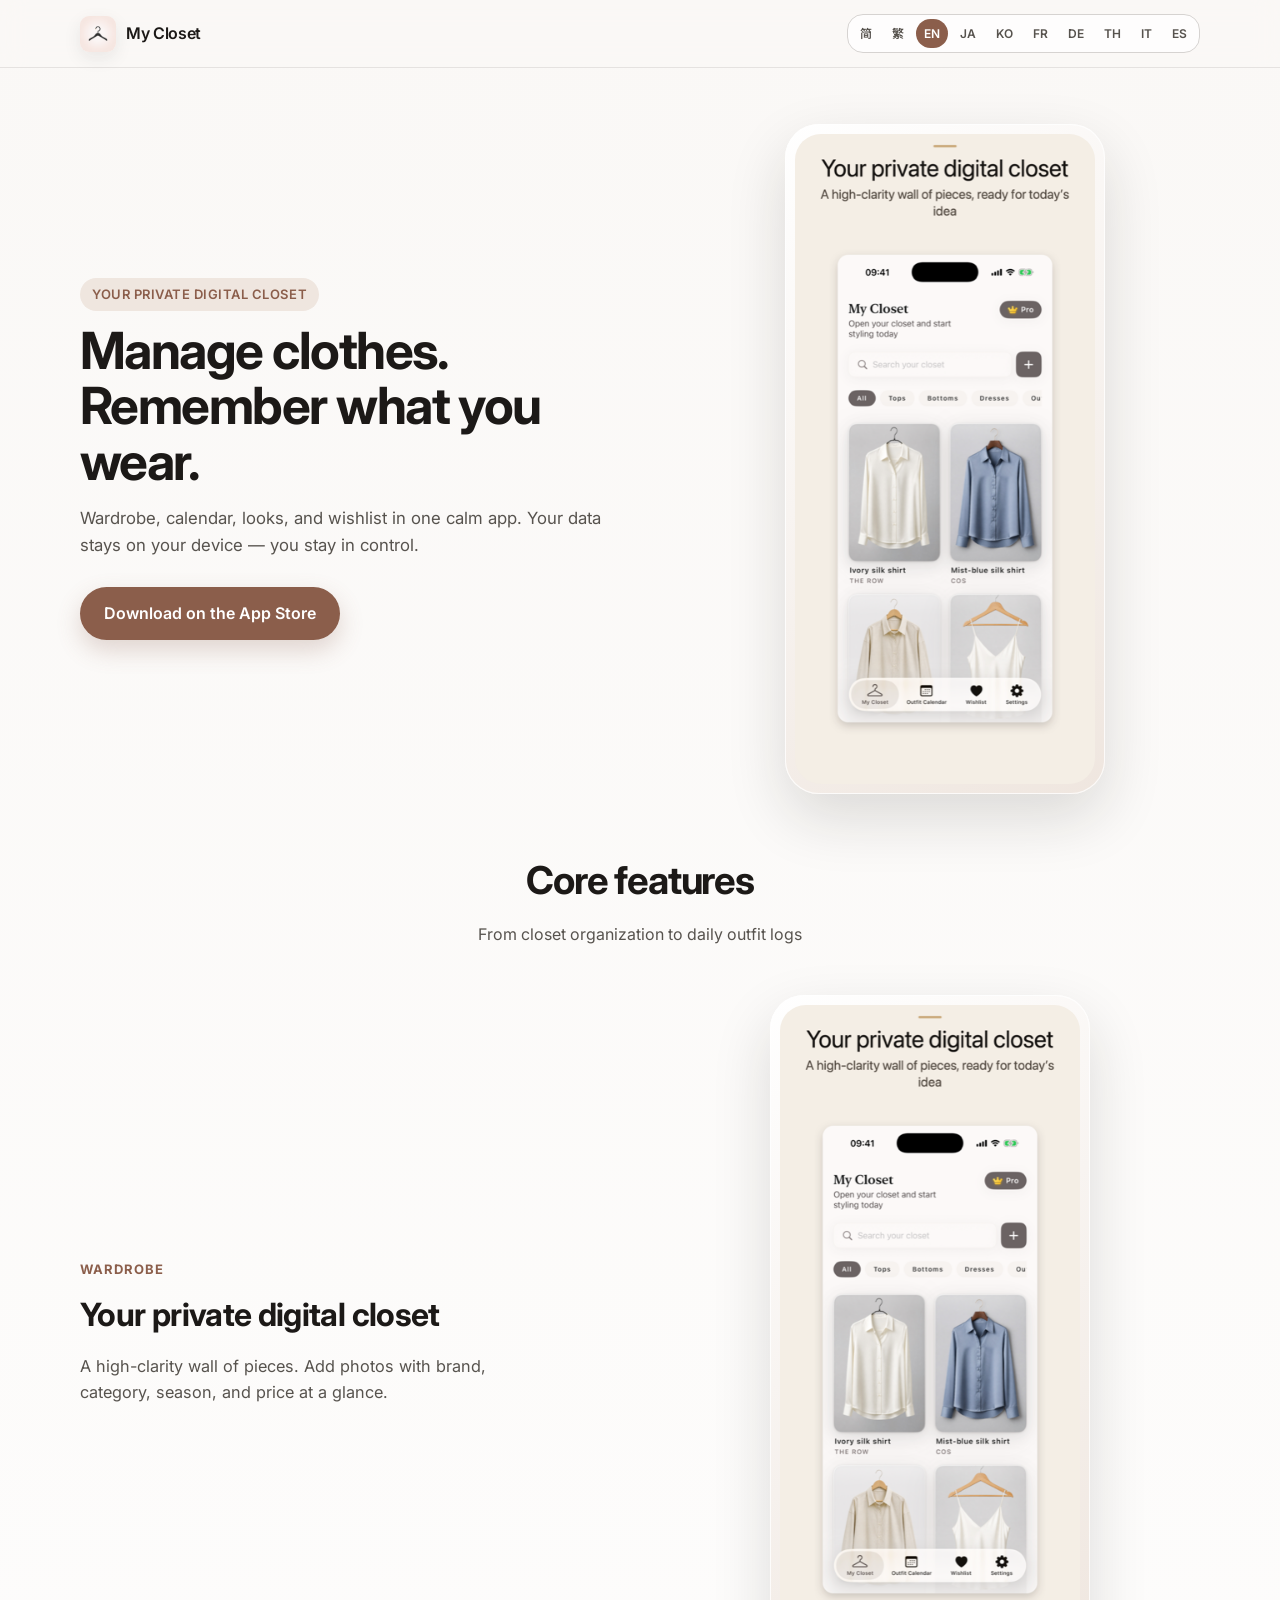
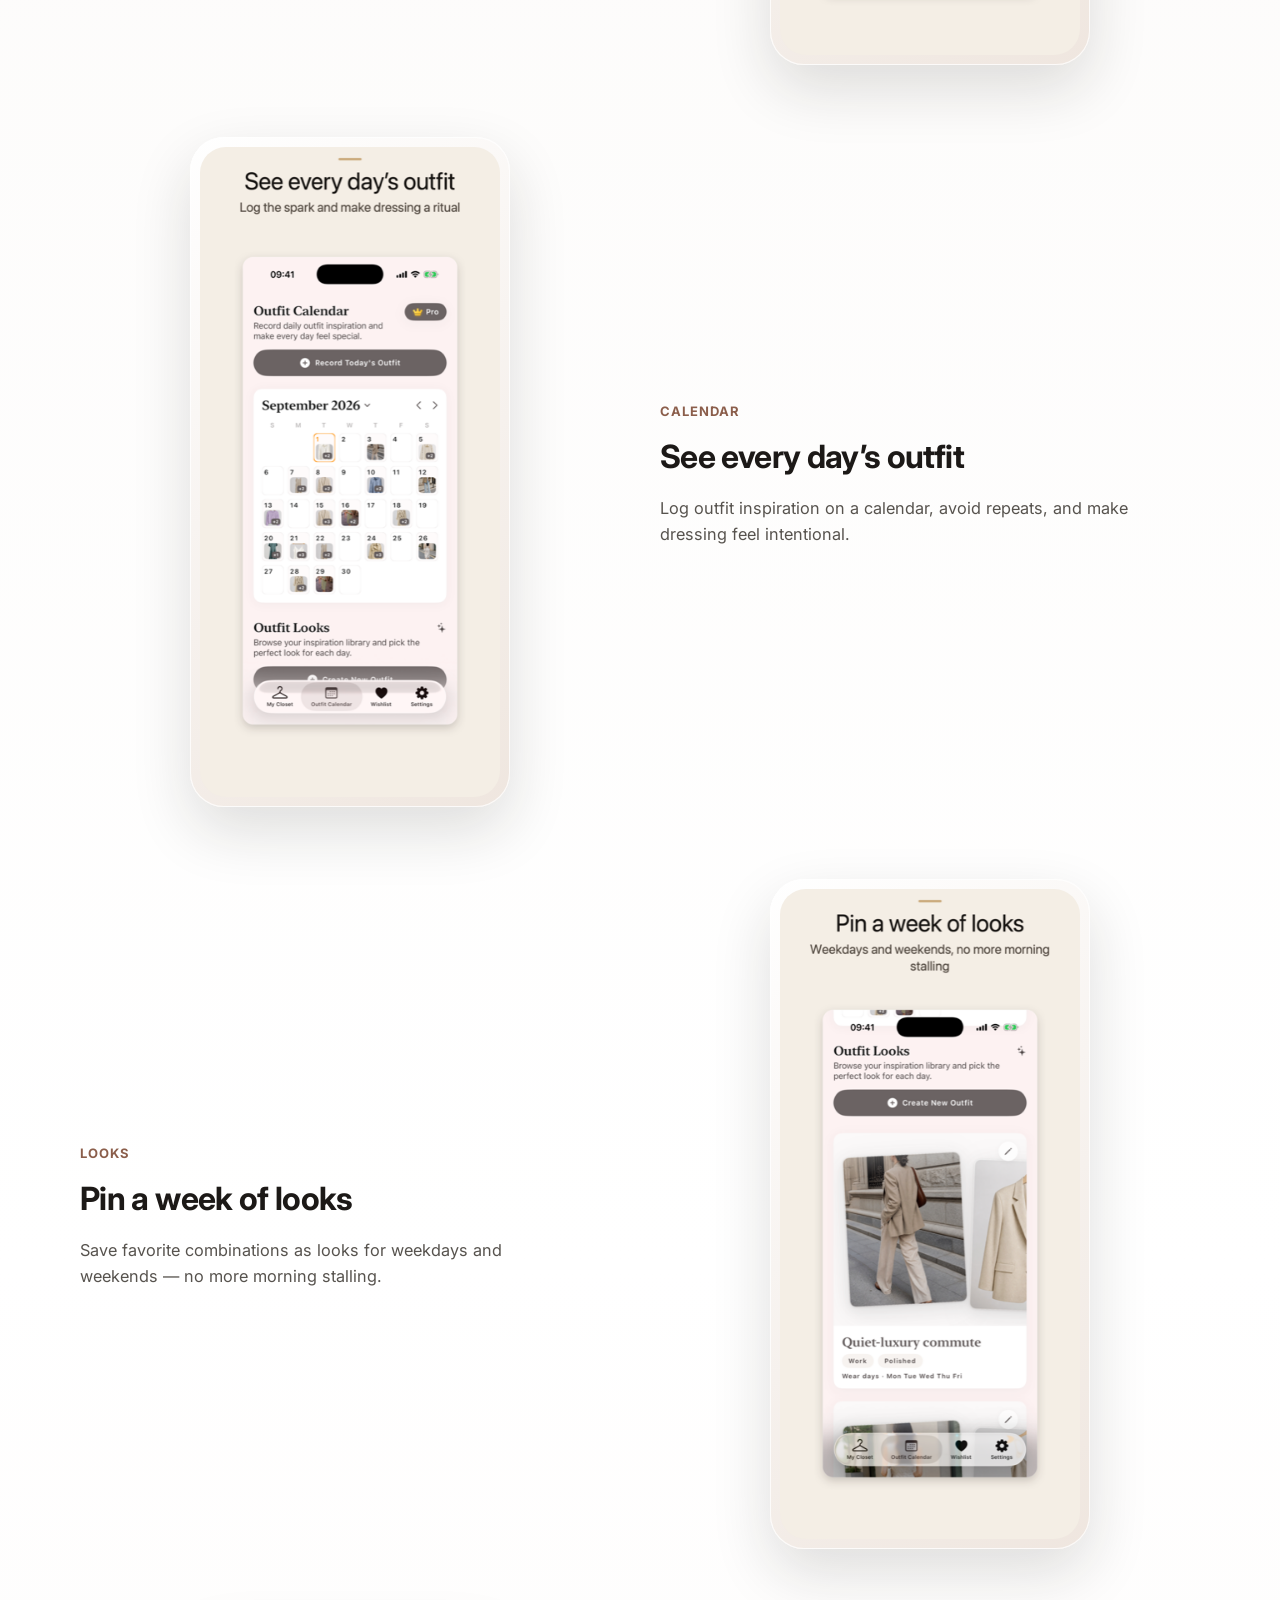
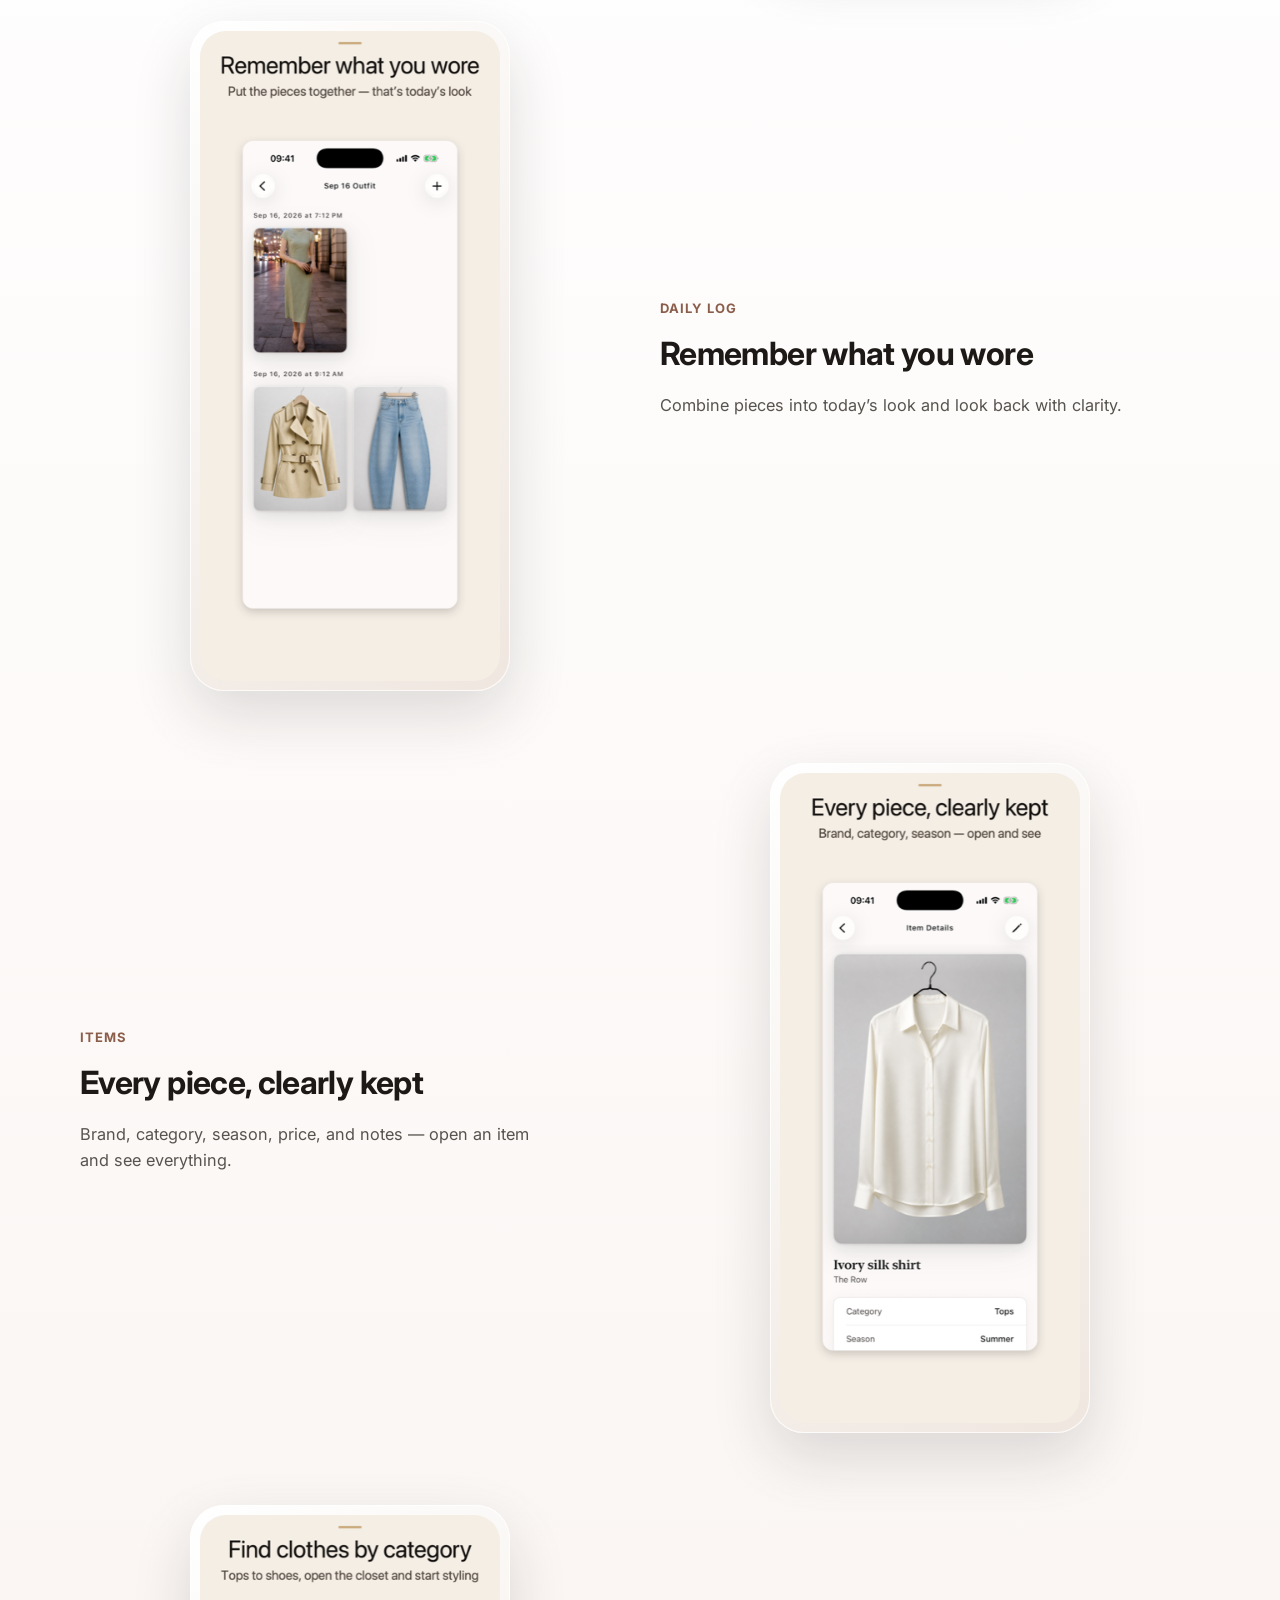
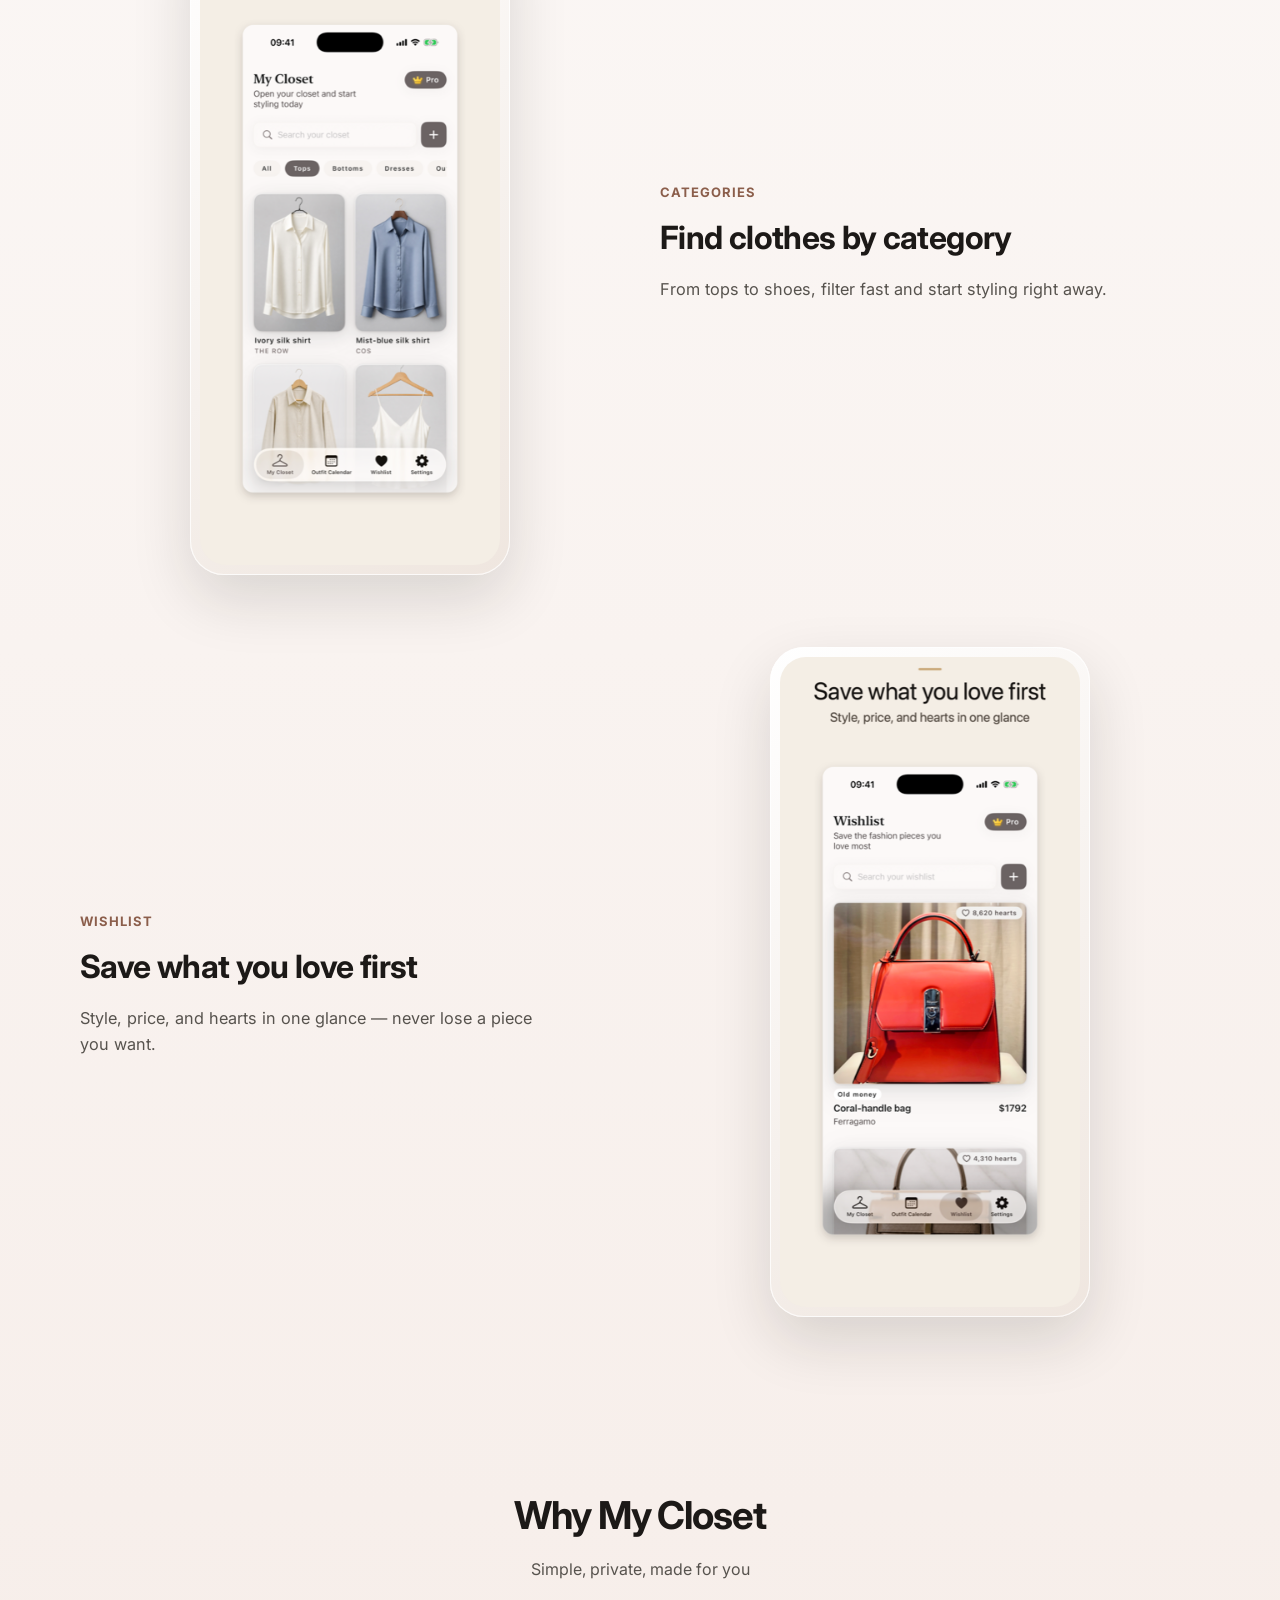
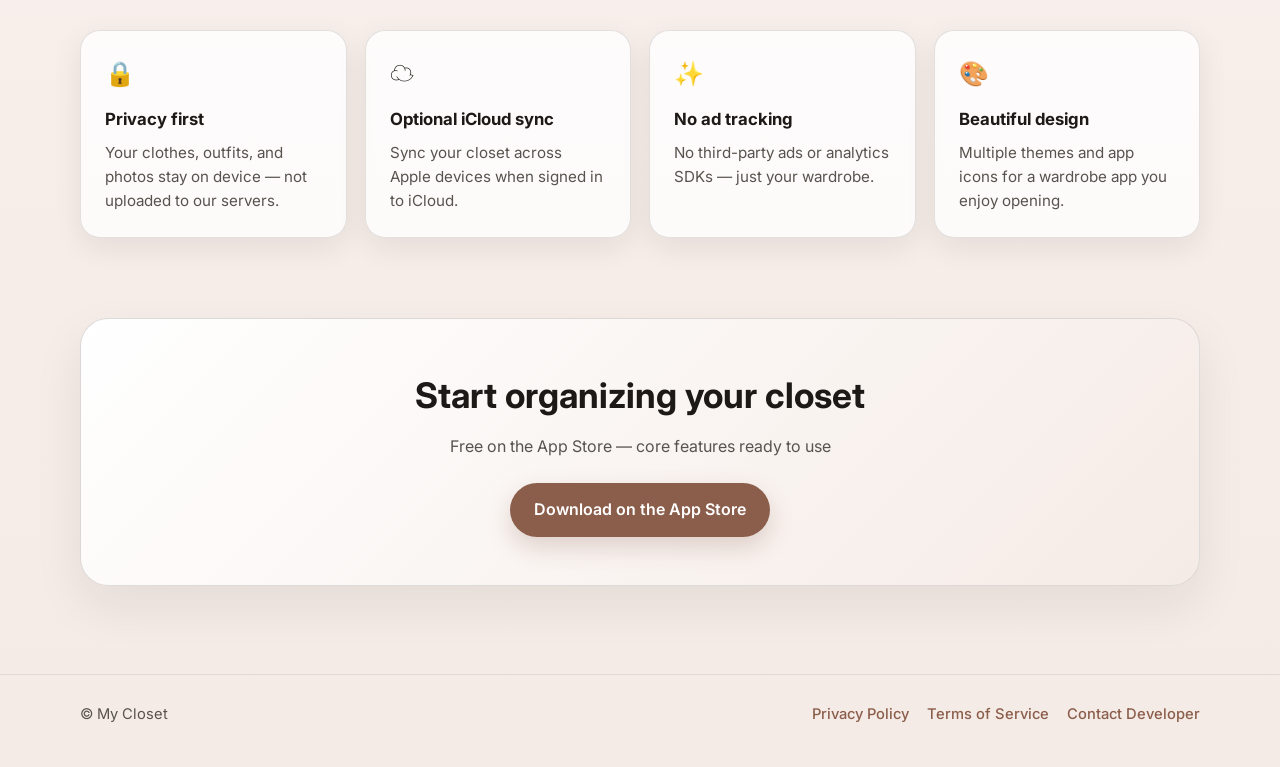
<file: website/index.html>
<!DOCTYPE html>
<html lang="zh-Hans">
<head>
  <meta charset="UTF-8">
  <meta name="viewport" content="width=device-width, initial-scale=1.0">
  <meta name="description" content="">
  <title></title>
  <link rel="icon" href="assets/favicon.png" type="image/png">
  <link rel="preconnect" href="https://fonts.googleapis.com">
  <link rel="preconnect" href="https://fonts.gstatic.com" crossorigin>
  <link href="https://fonts.googleapis.com/css2?family=Inter:wght@400;500;600&family=Noto+Sans+SC:wght@400;500;600&family=Noto+Sans+TC:wght@400;500;600&family=Noto+Sans+JP:wght@400;500;600&family=Noto+Sans+KR:wght@400;500;600&family=Noto+Sans+Thai:wght@400;500;600&display=swap" rel="stylesheet">
  <link rel="stylesheet" href="css/style.css">
</head>
<body>
  <header class="site-header">
    <div class="container header-inner">
      <a class="brand" href="#top">
        <img src="assets/app-icon.png" alt="" class="brand-icon" width="36" height="36">
        <span data-i18n="appName">电子衣橱</span>
      </a>
      <nav class="lang-switcher" aria-label="Language">
        <button type="button" data-lang="zh-Hans">简</button>
        <button type="button" data-lang="zh-Hant">繁</button>
        <button type="button" data-lang="en">EN</button>
        <button type="button" data-lang="ja">JA</button>
        <button type="button" data-lang="ko">KO</button>
        <button type="button" data-lang="fr">FR</button>
        <button type="button" data-lang="de">DE</button>
        <button type="button" data-lang="th">TH</button>
        <button type="button" data-lang="it">IT</button>
        <button type="button" data-lang="es">ES</button>
      </nav>
    </div>
  </header>

  <main id="top">
    <section class="hero">
      <div class="container hero-grid">
        <div class="hero-copy">
          <p class="eyebrow" data-i18n="heroEyebrow">你的私人数字衣橱</p>
          <h1 data-i18n="heroTitle">管理衣物，记录每日穿搭</h1>
          <p class="hero-subtitle" data-i18n="heroSubtitle">把衣橱、日历、搭配与心愿单收进一个清晰好用的 App。数据留在你的设备上，隐私由你掌控。</p>
          <div class="hero-actions">
            <a class="btn btn-primary" href="https://apps.apple.com/us/app/my-closet-outfit-calendar/id6805789139" id="app-store-link" data-i18n="download">App Store 下载</a>
          </div>
        </div>
        <div class="hero-visual">
          <div class="phone-frame">
            <img src="" alt="" data-screenshot="01-wardrobe.png" width="390" height="844" loading="eager">
          </div>
        </div>
      </div>
    </section>

    <section class="features" id="features">
      <div class="container">
        <header class="section-head">
          <h2 data-i18n="featuresTitle">核心功能</h2>
          <p data-i18n="featuresSubtitle">从整理衣橱到记录穿搭，每一步都为你设计</p>
        </header>

        <article class="feature-row" data-feature="wardrobe">
          <div class="feature-copy">
            <span class="feature-tag" data-i18n="f1Tag">衣橱</span>
            <h3 data-i18n="f1Title">你的私人数字衣橱</h3>
            <p data-i18n="f1Desc">高清单品墙，随时翻找今日灵感。拍照录入，品牌、品类、季节、价格一目了然。</p>
          </div>
          <div class="feature-visual">
            <div class="phone-frame"><img src="" alt="" data-screenshot="01-wardrobe.png" loading="lazy"></div>
          </div>
        </article>

        <article class="feature-row reverse" data-feature="calendar">
          <div class="feature-copy">
            <span class="feature-tag" data-i18n="f2Tag">日历</span>
            <h3 data-i18n="f2Title">一眼看见每天穿搭</h3>
            <p data-i18n="f2Desc">用日历记录每日穿搭灵感，减少重复搭配，让出门更有仪式感。</p>
          </div>
          <div class="feature-visual">
            <div class="phone-frame"><img src="" alt="" data-screenshot="02-calendar.png" loading="lazy"></div>
          </div>
        </article>

        <article class="feature-row" data-feature="looks">
          <div class="feature-copy">
            <span class="feature-tag" data-i18n="f3Tag">搭配</span>
            <h3 data-i18n="f3Title">固定一周穿搭</h3>
            <p data-i18n="f3Desc">把喜欢的组合存成 Look，工作日与周末都不再纠结。</p>
          </div>
          <div class="feature-visual">
            <div class="phone-frame"><img src="" alt="" data-screenshot="03-looks.png" loading="lazy"></div>
          </div>
        </article>

        <article class="feature-row reverse" data-feature="daily">
          <div class="feature-copy">
            <span class="feature-tag" data-i18n="f4Tag">记录</span>
            <h3 data-i18n="f4Title">记下今天穿了什么</h3>
            <p data-i18n="f4Desc">单品拼在一起，就是当日造型。回顾过去，搭配更有意识。</p>
          </div>
          <div class="feature-visual">
            <div class="phone-frame"><img src="" alt="" data-screenshot="04-daily.png" loading="lazy"></div>
          </div>
        </article>

        <article class="feature-row" data-feature="item">
          <div class="feature-copy">
            <span class="feature-tag" data-i18n="f5Tag">单品</span>
            <h3 data-i18n="f5Title">每一件都记得清楚</h3>
            <p data-i18n="f5Desc">品牌、品类、季节、价格与备注，打开即看，管理更细致。</p>
          </div>
          <div class="feature-visual">
            <div class="phone-frame"><img src="" alt="" data-screenshot="05-item.png" loading="lazy"></div>
          </div>
        </article>

        <article class="feature-row reverse" data-feature="category">
          <div class="feature-copy">
            <span class="feature-tag" data-i18n="f6Tag">分类</span>
            <h3 data-i18n="f6Title">分类找衣一眼到位</h3>
            <p data-i18n="f6Desc">从上装到鞋履，按类别快速筛选，打开衣橱就开始搭。</p>
          </div>
          <div class="feature-visual">
            <div class="phone-frame"><img src="" alt="" data-screenshot="06-category.png" loading="lazy"></div>
          </div>
        </article>

        <article class="feature-row" data-feature="wishlist">
          <div class="feature-copy">
            <span class="feature-tag" data-i18n="f7Tag">心愿单</span>
            <h3 data-i18n="f7Title">心仪单品先收藏</h3>
            <p data-i18n="f7Desc">风格、价格、心动次数一目了然，想买的好物不再错过。</p>
          </div>
          <div class="feature-visual">
            <div class="phone-frame"><img src="" alt="" data-screenshot="07-wishlist.png" loading="lazy"></div>
          </div>
        </article>
      </div>
    </section>

    <section class="highlights" id="highlights">
      <div class="container">
        <header class="section-head">
          <h2 data-i18n="highlightsTitle">为什么选择电子衣橱</h2>
          <p data-i18n="highlightsSubtitle">简洁、私密、为你而设计</p>
        </header>
        <div class="highlight-grid">
          <article class="highlight-card">
            <div class="highlight-icon" aria-hidden="true">🔒</div>
            <h3 data-i18n="h1Title">隐私优先</h3>
            <p data-i18n="h1Desc">衣物、穿搭与照片保存在本机，不会上传至开发者服务器。</p>
          </article>
          <article class="highlight-card">
            <div class="highlight-icon" aria-hidden="true">☁️</div>
            <h3 data-i18n="h2Title">可选 iCloud 同步</h3>
            <p data-i18n="h2Desc">登录 iCloud 后，可在你的 Apple 设备间同步衣橱数据。</p>
          </article>
          <article class="highlight-card">
            <div class="highlight-icon" aria-hidden="true">✨</div>
            <h3 data-i18n="h3Title">无广告追踪</h3>
            <p data-i18n="h3Desc">不接入第三方广告或数据分析 SDK，专注你的衣橱体验。</p>
          </article>
          <article class="highlight-card">
            <div class="highlight-icon" aria-hidden="true">🎨</div>
            <h3 data-i18n="h4Title">优雅界面</h3>
            <p data-i18n="h4Desc">多种主题与 App 图标，让记录穿搭也成为一种享受。</p>
          </article>
        </div>
      </div>
    </section>

    <section class="cta">
      <div class="container cta-inner">
        <h2 data-i18n="ctaTitle">开始整理你的衣橱</h2>
        <p data-i18n="ctaSubtitle">在 App Store 免费下载，核心功能开箱即用</p>
        <a class="btn btn-primary" href="https://apps.apple.com/us/app/my-closet-outfit-calendar/id6805789139" id="app-store-link-bottom" data-i18n="download">App Store 下载</a>
      </div>
    </section>
  </main>

  <footer class="site-footer">
    <div class="container footer-inner">
      <p class="footer-brand" data-i18n="footerBrand">© 电子衣橱 My Closet</p>
      <nav class="footer-links">
        <a href="privacy/" data-i18n="privacy">隐私政策</a>
        <a href="terms/" data-i18n="terms">用户协议</a>
        <a href="mailto:duanwei@nonoor.com" data-i18n="contact">联系开发者</a>
      </nav>
    </div>
  </footer>

  <script src="js/i18n.js"></script>
  <script src="js/main.js"></script>
</body>
</html>
</file>
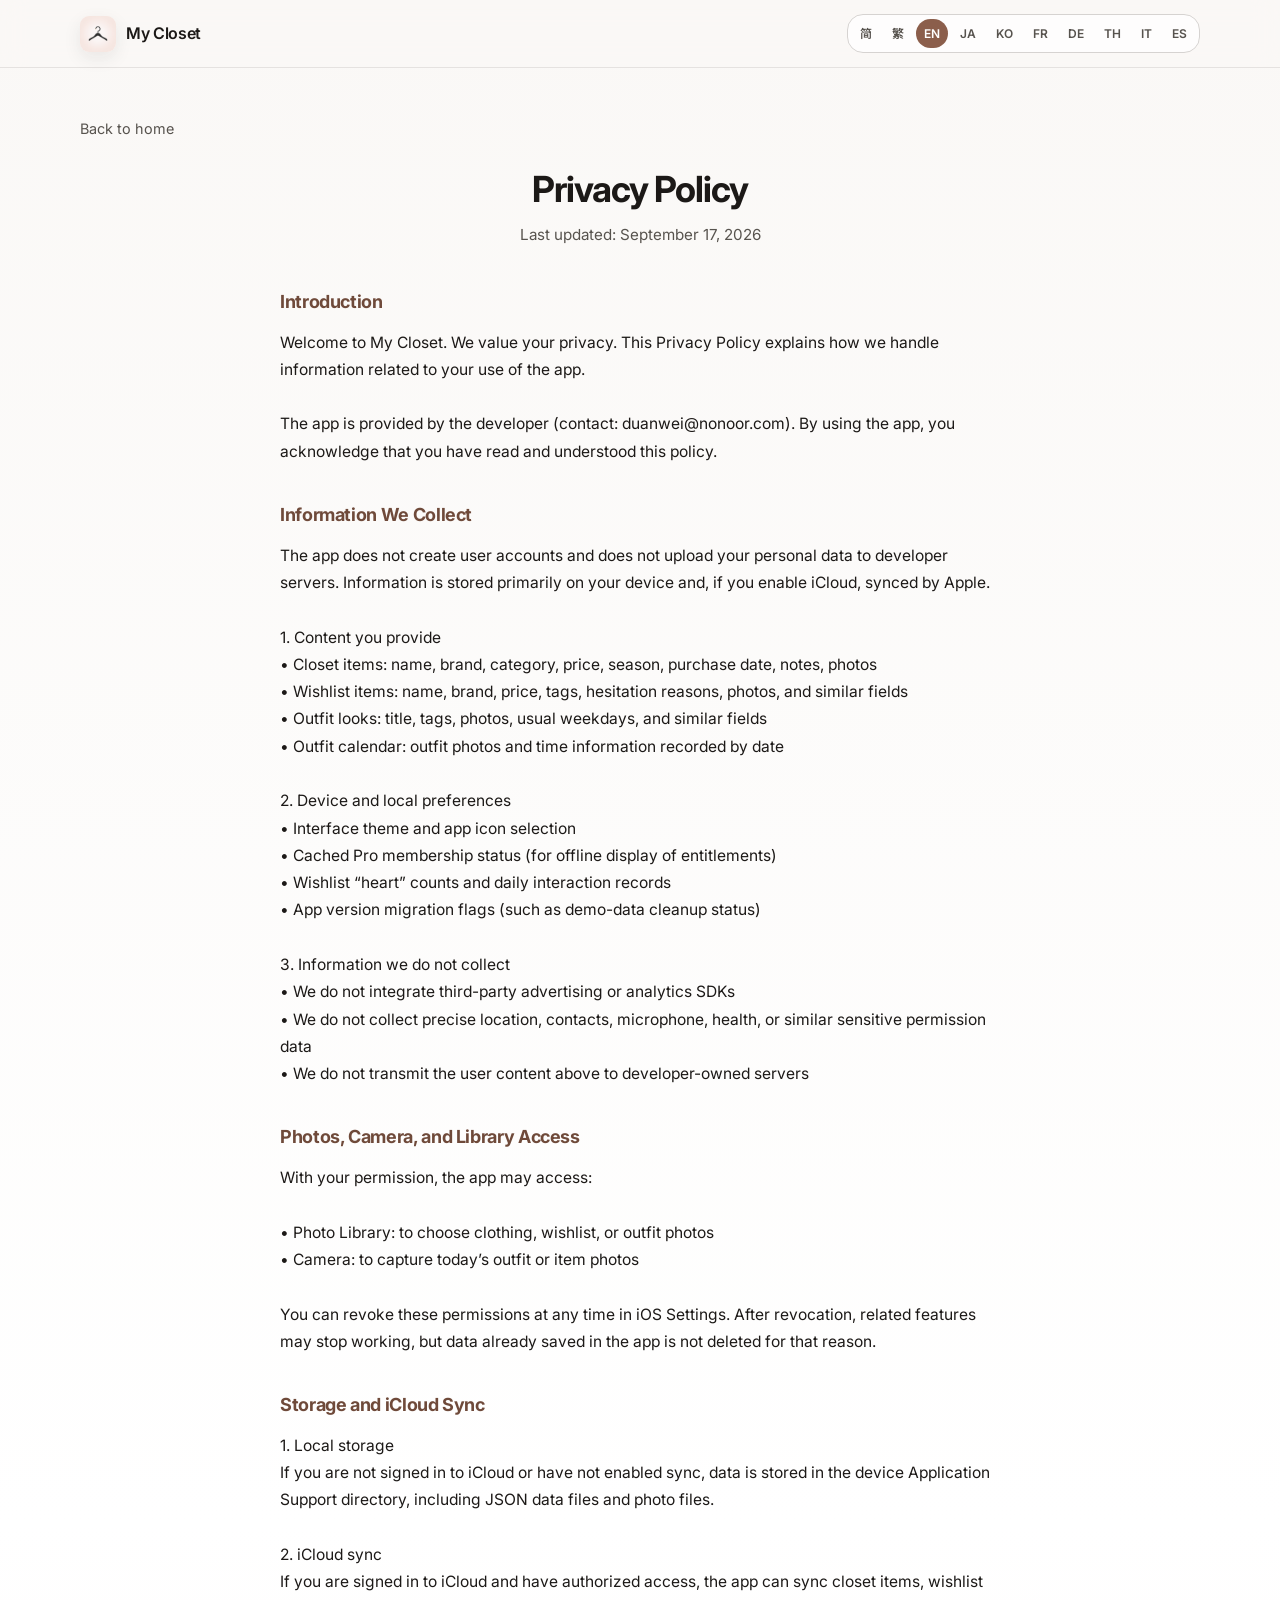
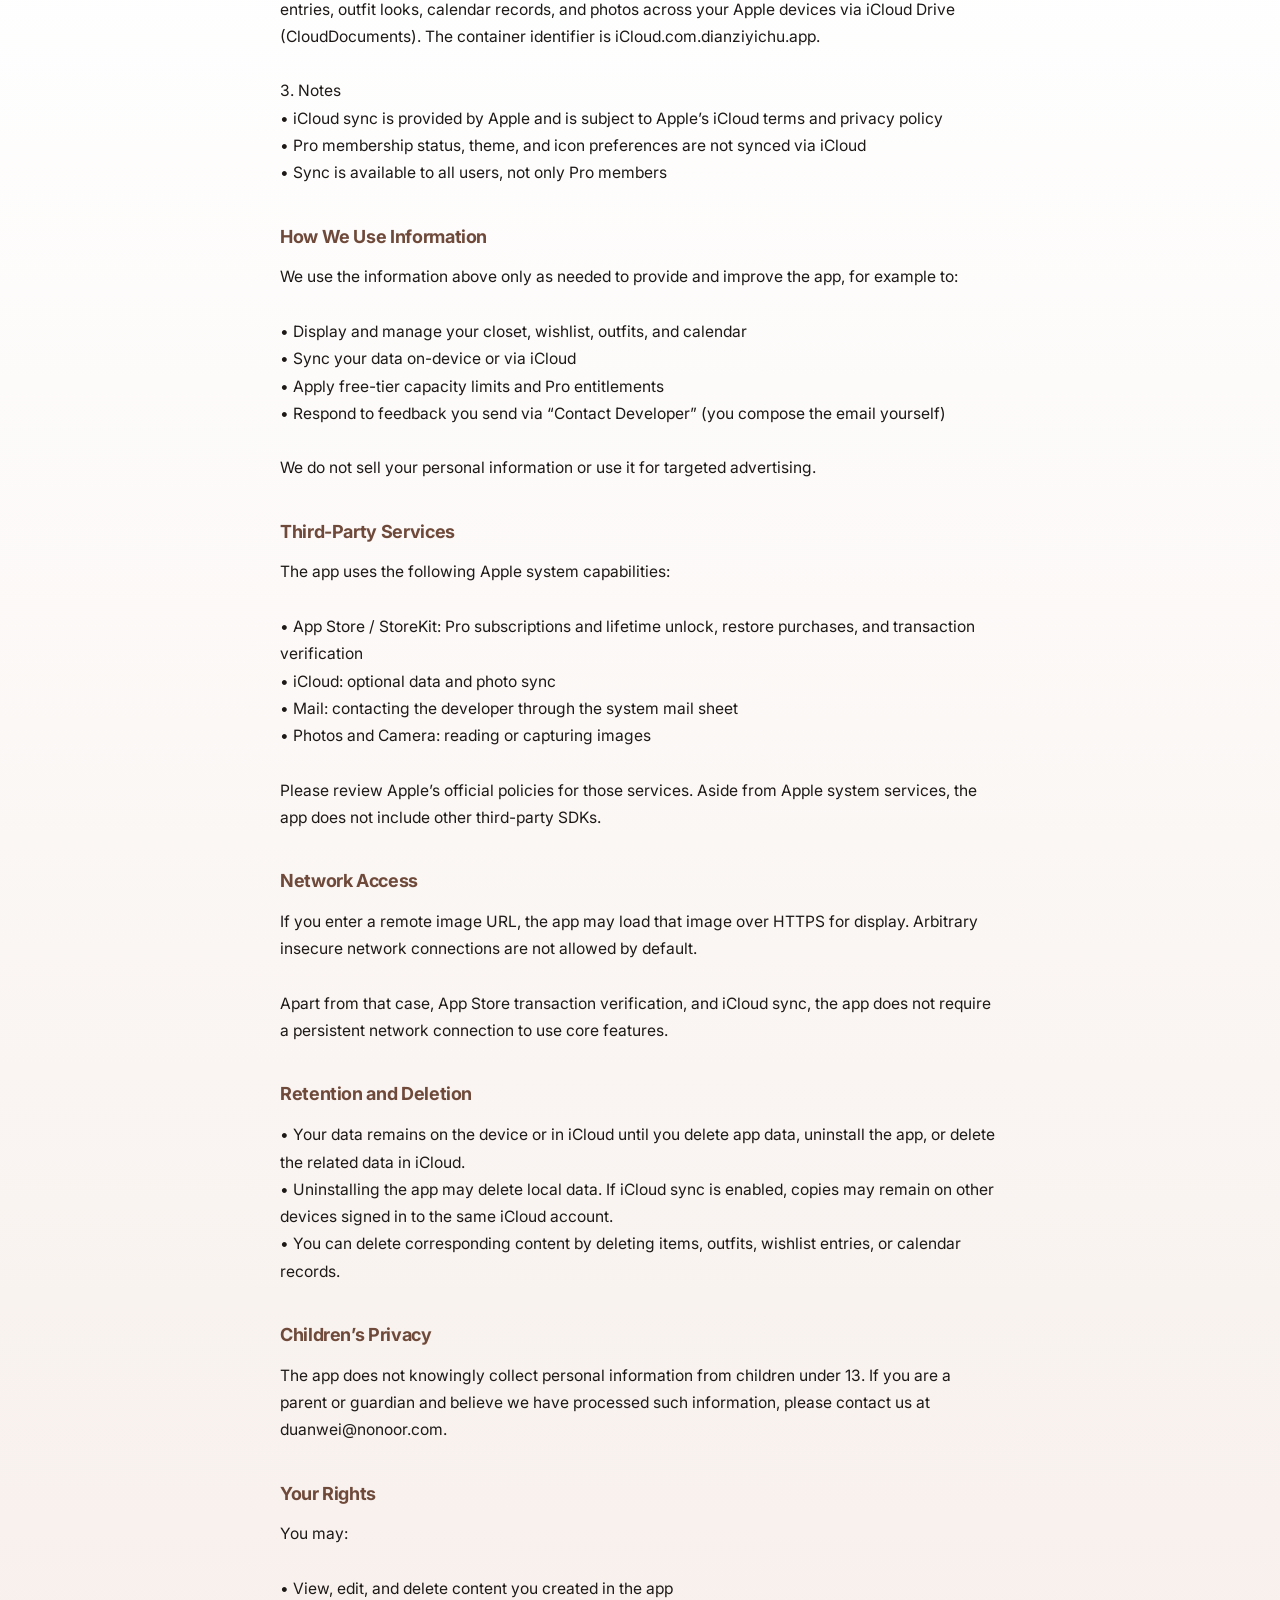
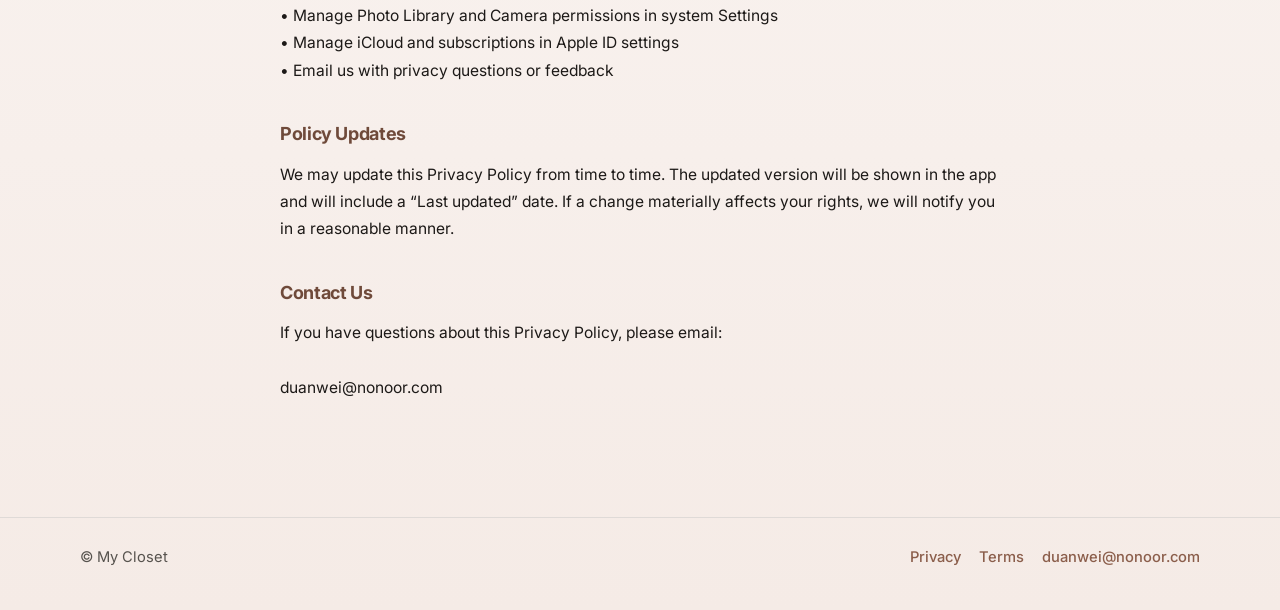
<file: website/privacy/index.html>
<!DOCTYPE html>
<html lang="zh-Hans">
<head>
  <meta charset="UTF-8">
  <meta name="viewport" content="width=device-width, initial-scale=1.0">
  <meta name="description" content="">
  <title>Privacy Policy · My Closet</title>
  <link rel="icon" href="../assets/favicon.png" type="image/png">
  <link rel="preconnect" href="https://fonts.googleapis.com">
  <link rel="preconnect" href="https://fonts.gstatic.com" crossorigin>
  <link href="https://fonts.googleapis.com/css2?family=Inter:wght@400;500;600&family=Noto+Sans+SC:wght@400;500;600&family=Noto+Sans+TC:wght@400;500;600&family=Noto+Sans+JP:wght@400;500;600&family=Noto+Sans+KR:wght@400;500;600&family=Noto+Sans+Thai:wght@400;500;600&display=swap" rel="stylesheet">
  <link rel="stylesheet" href="../css/style.css">
  <link rel="stylesheet" href="../css/legal.css">
</head>
<body data-document="privacy">
  <header class="site-header">
    <div class="container header-inner">
      <a class="brand" href="../">
        <img src="../assets/app-icon.png" alt="" class="brand-icon" width="36" height="36">
        <span>My Closet</span>
      </a>
      <nav class="lang-switcher" aria-label="Language">
        <button type="button" data-lang="zh-Hans">简</button>
        <button type="button" data-lang="zh-Hant">繁</button>
        <button type="button" data-lang="en">EN</button>
        <button type="button" data-lang="ja">JA</button>
        <button type="button" data-lang="ko">KO</button>
        <button type="button" data-lang="fr">FR</button>
        <button type="button" data-lang="de">DE</button>
        <button type="button" data-lang="th">TH</button>
        <button type="button" data-lang="it">IT</button>
        <button type="button" data-lang="es">ES</button>
      </nav>
    </div>
  </header>

  <main class="legal-main">
    <div class="container">
      <a class="legal-back" id="legal-back" href="../">返回首页</a>
      <header class="legal-header">
        <h1 id="legal-title">隐私政策</h1>
        <p class="legal-updated" id="legal-updated"></p>
      </header>
      <div class="legal-body" id="legal-sections"></div>
    </div>
  </main>

  <footer class="site-footer legal-footer">
    <div class="container footer-inner">
      <p class="footer-brand">© My Closet</p>
      <nav class="footer-links">
        <a href="../privacy/">Privacy</a>
        <a href="../terms/">Terms</a>
        <a href="mailto:duanwei@nonoor.com">duanwei@nonoor.com</a>
      </nav>
    </div>
  </footer>

  <script src="../js/legal-content.js"></script>
  <script src="../js/legal-page.js"></script>
</body>
</html>
</file>
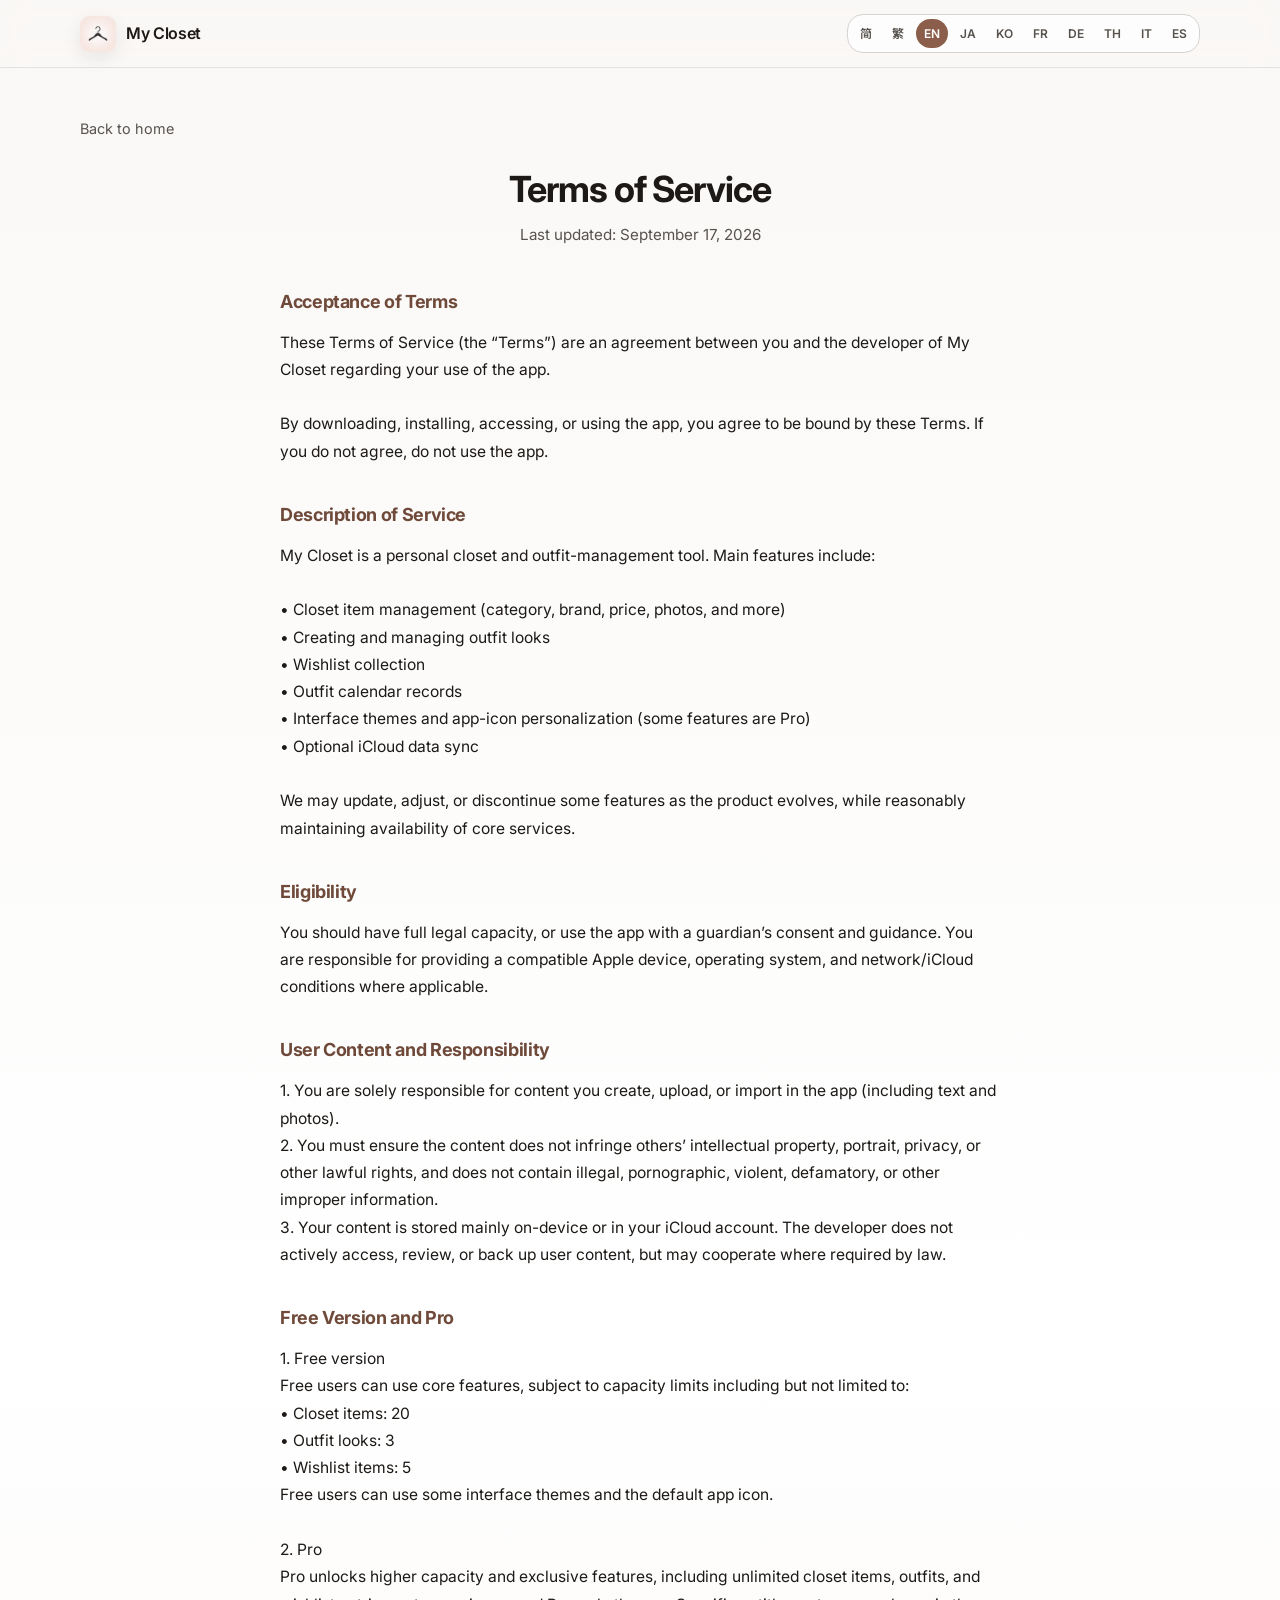
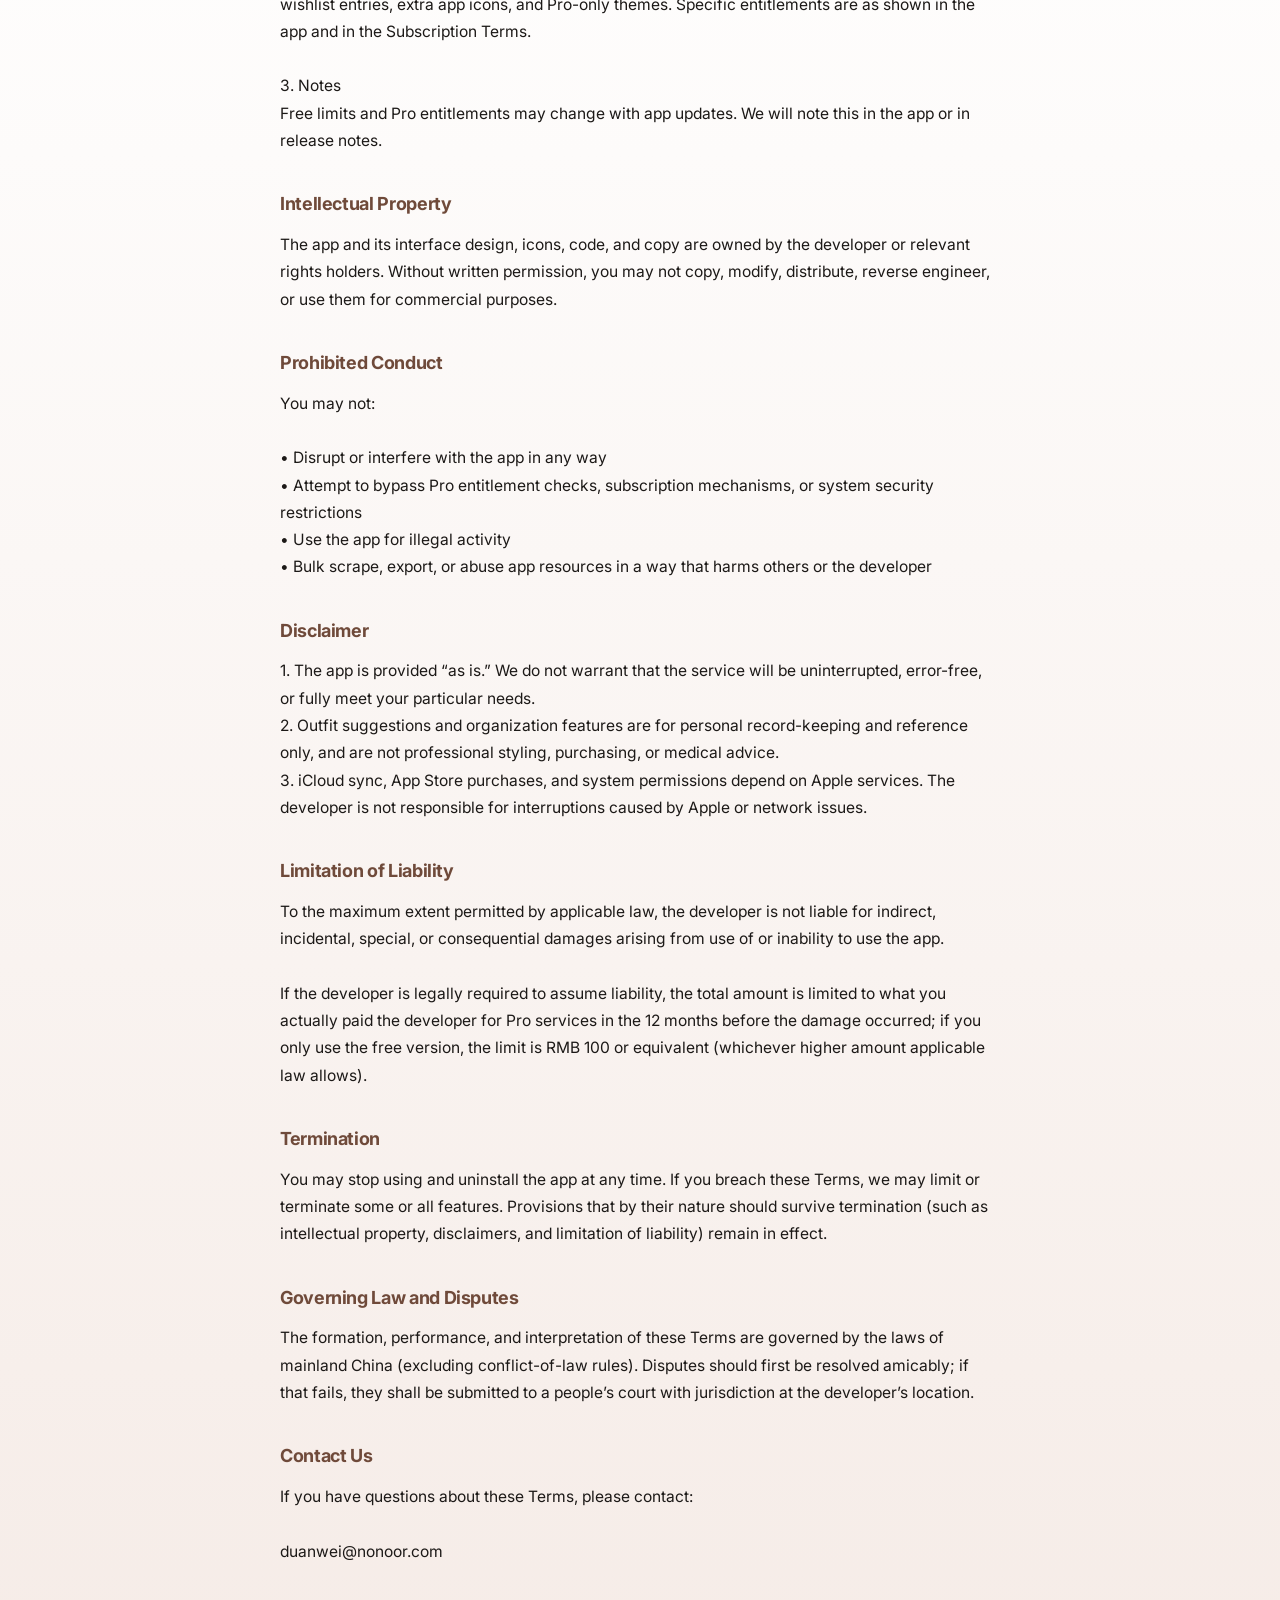
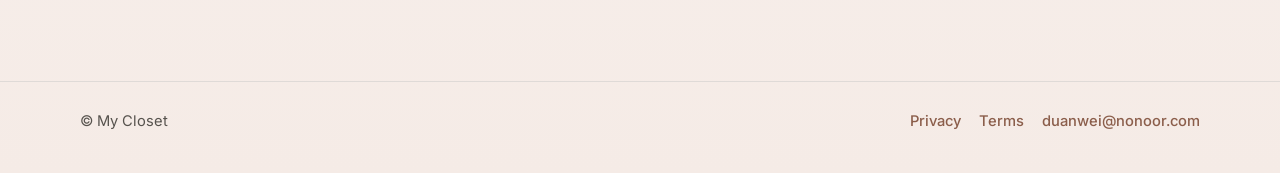
<file: website/terms/index.html>
<!DOCTYPE html>
<html lang="zh-Hans">
<head>
  <meta charset="UTF-8">
  <meta name="viewport" content="width=device-width, initial-scale=1.0">
  <meta name="description" content="">
  <title>Terms of Service · My Closet</title>
  <link rel="icon" href="../assets/favicon.png" type="image/png">
  <link rel="preconnect" href="https://fonts.googleapis.com">
  <link rel="preconnect" href="https://fonts.gstatic.com" crossorigin>
  <link href="https://fonts.googleapis.com/css2?family=Inter:wght@400;500;600&family=Noto+Sans+SC:wght@400;500;600&family=Noto+Sans+TC:wght@400;500;600&family=Noto+Sans+JP:wght@400;500;600&family=Noto+Sans+KR:wght@400;500;600&family=Noto+Sans+Thai:wght@400;500;600&display=swap" rel="stylesheet">
  <link rel="stylesheet" href="../css/style.css">
  <link rel="stylesheet" href="../css/legal.css">
</head>
<body data-document="terms">
  <header class="site-header">
    <div class="container header-inner">
      <a class="brand" href="../">
        <img src="../assets/app-icon.png" alt="" class="brand-icon" width="36" height="36">
        <span>My Closet</span>
      </a>
      <nav class="lang-switcher" aria-label="Language">
        <button type="button" data-lang="zh-Hans">简</button>
        <button type="button" data-lang="zh-Hant">繁</button>
        <button type="button" data-lang="en">EN</button>
        <button type="button" data-lang="ja">JA</button>
        <button type="button" data-lang="ko">KO</button>
        <button type="button" data-lang="fr">FR</button>
        <button type="button" data-lang="de">DE</button>
        <button type="button" data-lang="th">TH</button>
        <button type="button" data-lang="it">IT</button>
        <button type="button" data-lang="es">ES</button>
      </nav>
    </div>
  </header>

  <main class="legal-main">
    <div class="container">
      <a class="legal-back" id="legal-back" href="../">返回首页</a>
      <header class="legal-header">
        <h1 id="legal-title">用户协议</h1>
        <p class="legal-updated" id="legal-updated"></p>
      </header>
      <div class="legal-body" id="legal-sections"></div>
    </div>
  </main>

  <footer class="site-footer legal-footer">
    <div class="container footer-inner">
      <p class="footer-brand">© My Closet</p>
      <nav class="footer-links">
        <a href="../privacy/">Privacy</a>
        <a href="../terms/">Terms</a>
        <a href="mailto:duanwei@nonoor.com">duanwei@nonoor.com</a>
      </nav>
    </div>
  </footer>

  <script src="../js/legal-content.js"></script>
  <script src="../js/legal-page.js"></script>
</body>
</html>
</file>
<file: website/css/style.css>
:root {
  --bg: #faf8f6;
  --blush: #f5ebe6;
  --beige: #efe6df;
  --surface: #ffffff;
  --text: #1c1917;
  --text-muted: #57534e;
  --primary: #8b5e4b;
  --primary-dark: #6f4a3a;
  --outline: #d6d3d1;
  --shadow: rgba(28, 25, 23, 0.08);
  --radius: 20px;
  --radius-lg: 28px;
  --max: 1120px;
  --font: "Inter", "Noto Sans SC", "Noto Sans TC", "Noto Sans JP", "Noto Sans KR", "Noto Sans Thai", system-ui, sans-serif;
}

* {
  box-sizing: border-box;
}

html {
  scroll-behavior: smooth;
}

body {
  margin: 0;
  font-family: var(--font);
  color: var(--text);
  background: linear-gradient(180deg, var(--bg) 0%, #fff 40%, var(--blush) 100%);
  line-height: 1.6;
  -webkit-font-smoothing: antialiased;
}

img {
  display: block;
  max-width: 100%;
  height: auto;
}

a {
  color: inherit;
}

.container {
  width: min(100% - 40px, var(--max));
  margin-inline: auto;
}

.site-header {
  position: sticky;
  top: 0;
  z-index: 20;
  backdrop-filter: blur(12px);
  background: rgba(250, 248, 246, 0.82);
  border-bottom: 1px solid rgba(214, 211, 209, 0.6);
}

.header-inner {
  display: flex;
  align-items: center;
  justify-content: space-between;
  padding: 14px 0;
}

.brand {
  display: inline-flex;
  align-items: center;
  gap: 10px;
  text-decoration: none;
  font-weight: 600;
  letter-spacing: -0.02em;
}

.brand-icon {
  border-radius: 9px;
  box-shadow: 0 6px 18px var(--shadow);
}

.lang-switcher {
  display: flex;
  flex-wrap: wrap;
  justify-content: flex-end;
  gap: 4px;
  padding: 4px;
  background: rgba(255, 255, 255, 0.7);
  border: 1px solid var(--outline);
  border-radius: 16px;
  max-width: min(100%, 420px);
}

.lang-switcher button {
  border: 0;
  background: transparent;
  color: var(--text-muted);
  font: inherit;
  font-size: 12px;
  font-weight: 600;
  padding: 5px 8px;
  border-radius: 999px;
  cursor: pointer;
}

.lang-switcher button.active {
  background: var(--primary);
  color: #fff;
}

.hero {
  padding: 56px 0 32px;
}

.hero-grid {
  display: grid;
  grid-template-columns: 1.05fr 0.95fr;
  gap: 48px;
  align-items: center;
}

.eyebrow {
  display: inline-block;
  margin: 0 0 12px;
  padding: 6px 12px;
  border-radius: 999px;
  background: var(--beige);
  color: var(--primary);
  font-size: 13px;
  font-weight: 600;
  letter-spacing: 0.04em;
  text-transform: uppercase;
}

.hero-copy h1 {
  margin: 0 0 16px;
  font-size: clamp(2rem, 4vw, 3.4rem);
  line-height: 1.08;
  letter-spacing: -0.03em;
}

.hero-subtitle {
  margin: 0 0 28px;
  color: var(--text-muted);
  font-size: 1.05rem;
  max-width: 34rem;
}

.hero-actions {
  display: flex;
  gap: 12px;
  flex-wrap: wrap;
}

.btn {
  display: inline-flex;
  align-items: center;
  justify-content: center;
  padding: 14px 24px;
  border-radius: 999px;
  text-decoration: none;
  font-weight: 600;
  transition: transform 0.15s ease, box-shadow 0.15s ease;
}

.btn-primary {
  background: var(--primary);
  color: #fff;
  box-shadow: 0 10px 24px rgba(139, 94, 75, 0.24);
}

.btn-primary:hover {
  transform: translateY(-1px);
  background: var(--primary-dark);
}

.phone-frame {
  position: relative;
  width: min(100%, 320px);
  margin-inline: auto;
  padding: 10px;
  border-radius: 34px;
  background: linear-gradient(145deg, #fff, var(--beige));
  box-shadow:
    0 24px 60px rgba(28, 25, 23, 0.14),
    inset 0 0 0 1px rgba(255, 255, 255, 0.8);
}

.phone-frame img {
  width: 100%;
  border-radius: 26px;
  background: #fff;
}

.section-head {
  text-align: center;
  margin-bottom: 48px;
}

.section-head h2 {
  margin: 0 0 10px;
  font-size: clamp(1.8rem, 3vw, 2.4rem);
  letter-spacing: -0.03em;
}

.section-head p {
  margin: 0;
  color: var(--text-muted);
}

.features {
  padding: 24px 0 72px;
}

.feature-row {
  display: grid;
  grid-template-columns: 1fr 1fr;
  gap: 40px;
  align-items: center;
  margin-bottom: 72px;
}

.feature-row.reverse .feature-copy {
  order: 2;
}

.feature-row.reverse .feature-visual {
  order: 1;
}

.feature-tag {
  display: inline-block;
  margin-bottom: 10px;
  color: var(--primary);
  font-size: 13px;
  font-weight: 700;
  letter-spacing: 0.08em;
  text-transform: uppercase;
}

.feature-copy h3 {
  margin: 0 0 12px;
  font-size: clamp(1.5rem, 2.5vw, 2rem);
  letter-spacing: -0.02em;
}

.feature-copy p {
  margin: 0;
  color: var(--text-muted);
  font-size: 1.02rem;
  max-width: 30rem;
}

.highlights {
  padding: 24px 0 80px;
}

.highlight-grid {
  display: grid;
  grid-template-columns: repeat(4, 1fr);
  gap: 18px;
}

.highlight-card {
  padding: 24px;
  border-radius: var(--radius);
  background: rgba(255, 255, 255, 0.78);
  border: 1px solid rgba(214, 211, 209, 0.7);
  box-shadow: 0 10px 30px var(--shadow);
}

.highlight-icon {
  font-size: 24px;
  margin-bottom: 12px;
}

.highlight-card h3 {
  margin: 0 0 8px;
  font-size: 1.05rem;
}

.highlight-card p {
  margin: 0;
  color: var(--text-muted);
  font-size: 0.95rem;
}

.cta {
  padding: 0 0 88px;
}

.cta-inner {
  text-align: center;
  padding: 48px 24px;
  border-radius: var(--radius-lg);
  background: linear-gradient(135deg, #fff, var(--blush));
  border: 1px solid rgba(214, 211, 209, 0.8);
  box-shadow: 0 20px 50px var(--shadow);
}

.cta-inner h2 {
  margin: 0 0 10px;
  font-size: clamp(1.6rem, 3vw, 2.2rem);
}

.cta-inner p {
  margin: 0 0 24px;
  color: var(--text-muted);
}

.site-footer {
  padding: 28px 0 40px;
  border-top: 1px solid rgba(214, 211, 209, 0.7);
}

.footer-inner {
  display: flex;
  flex-wrap: wrap;
  align-items: center;
  justify-content: space-between;
  gap: 16px;
}

.footer-brand {
  margin: 0;
  color: var(--text-muted);
  font-size: 0.92rem;
}

.footer-links {
  display: flex;
  flex-wrap: wrap;
  gap: 18px;
}

.footer-links a {
  color: var(--primary);
  text-decoration: none;
  font-size: 0.92rem;
  font-weight: 500;
}

.footer-links a:hover {
  text-decoration: underline;
}

@media (max-width: 960px) {
  .hero-grid,
  .feature-row {
    grid-template-columns: 1fr;
  }

  .feature-row.reverse .feature-copy,
  .feature-row.reverse .feature-visual {
    order: initial;
  }

  .highlight-grid {
    grid-template-columns: repeat(2, 1fr);
  }

  .hero-visual {
    order: -1;
  }
}

@media (max-width: 640px) {
  .header-inner {
    align-items: flex-start;
    gap: 12px;
  }

  .lang-switcher {
    max-width: 100%;
  }

  .hero {
    padding-top: 32px;
  }

  .highlight-grid {
    grid-template-columns: 1fr;
  }

  .phone-frame {
    width: min(100%, 280px);
  }
}
</file>
<file: website/css/legal.css>
/* Legal document pages (privacy / terms) */

.legal-main {
  padding: 48px 0 80px;
}

.legal-header {
  margin-bottom: 40px;
  text-align: center;
}

.legal-header h1 {
  margin: 0 0 12px;
  font-size: clamp(1.75rem, 4vw, 2.25rem);
  letter-spacing: -0.03em;
  line-height: 1.2;
}

.legal-updated {
  margin: 0;
  color: var(--text-muted);
  font-size: 0.95rem;
}

.legal-body {
  max-width: 720px;
  margin-inline: auto;
}

.legal-section {
  margin-bottom: 36px;
}

.legal-section h2 {
  margin: 0 0 12px;
  font-size: 1.125rem;
  letter-spacing: -0.02em;
  color: var(--primary-dark);
}

.legal-section-body {
  margin: 0;
  color: var(--text);
  font-size: 0.975rem;
  line-height: 1.75;
  white-space: pre-wrap;
}

.legal-back {
  display: inline-flex;
  align-items: center;
  gap: 6px;
  margin-bottom: 28px;
  color: var(--text-muted);
  text-decoration: none;
  font-size: 0.9rem;
  transition: color 0.15s ease;
}

.legal-back:hover {
  color: var(--primary);
}

.site-footer.legal-footer {
  margin-top: 0;
}

@media (max-width: 640px) {
  .legal-main {
    padding: 32px 0 56px;
  }

  .legal-section {
    margin-bottom: 28px;
  }
}
</file>
